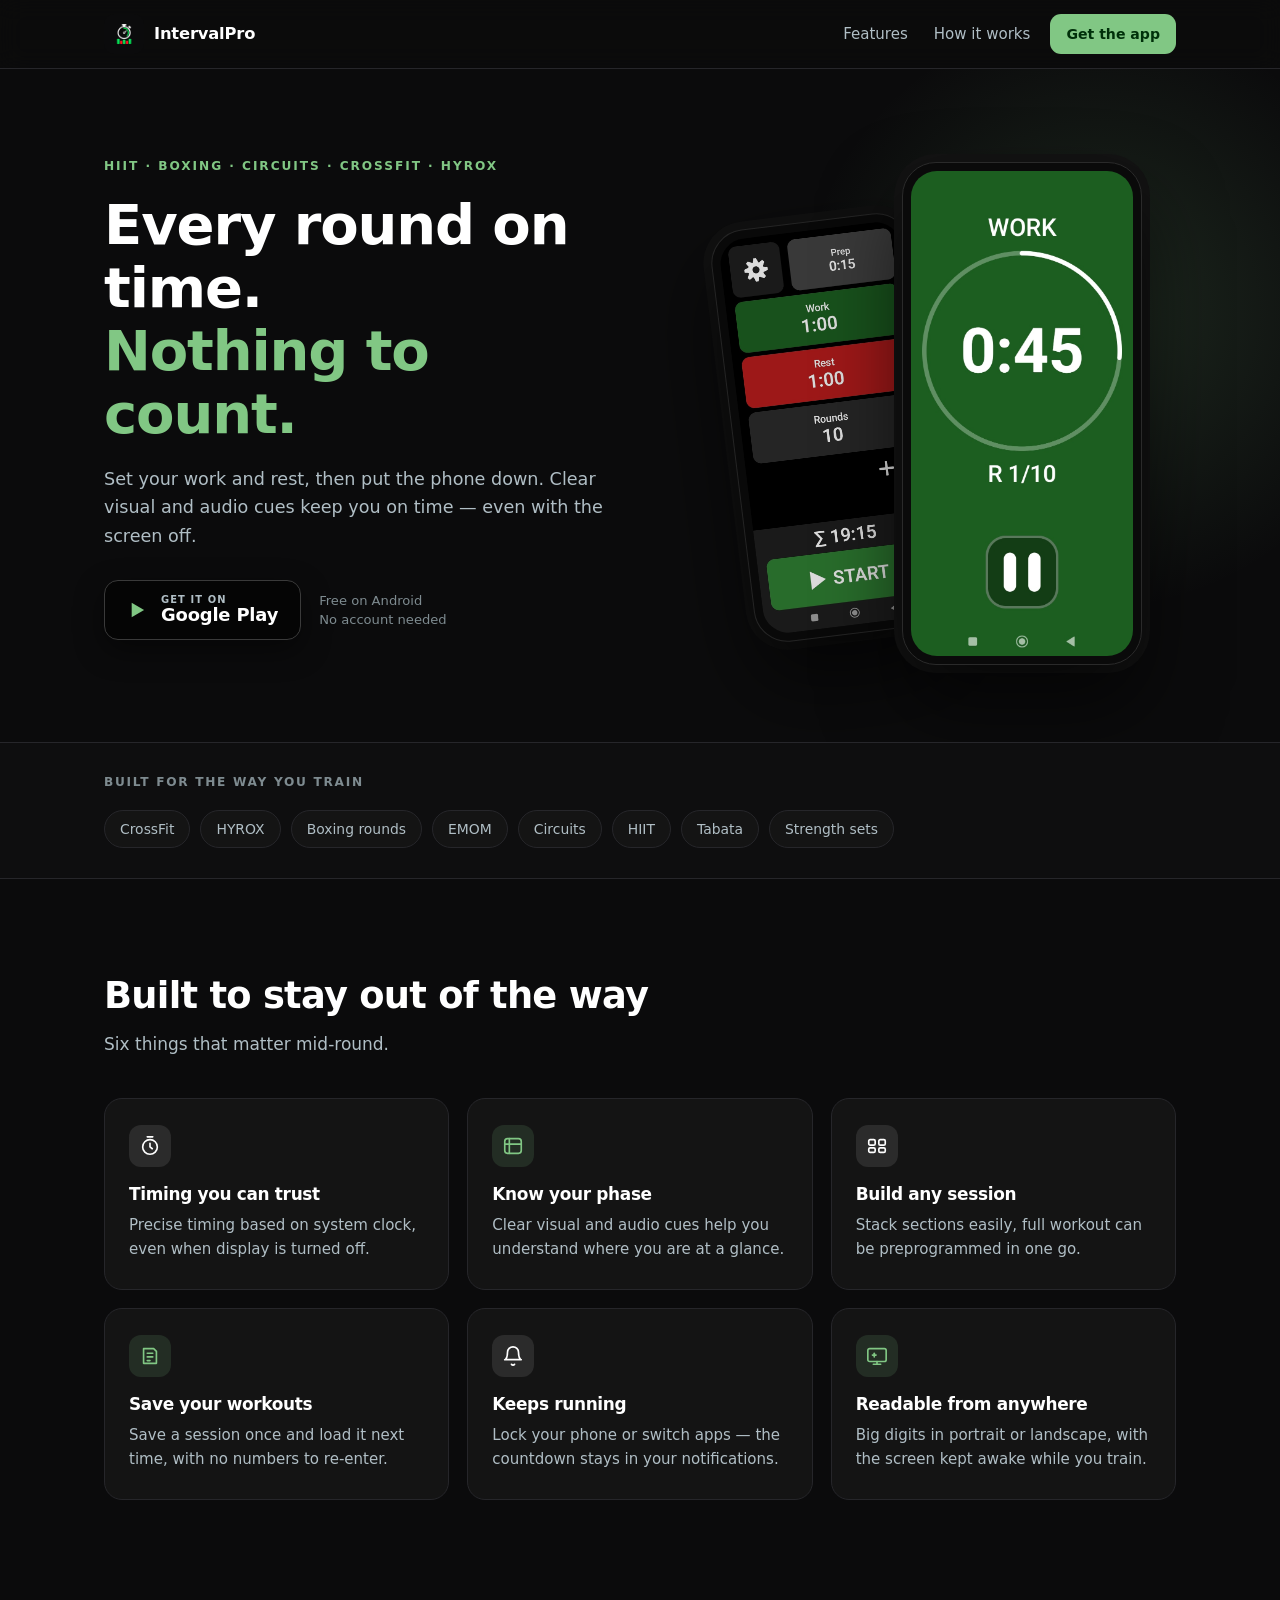
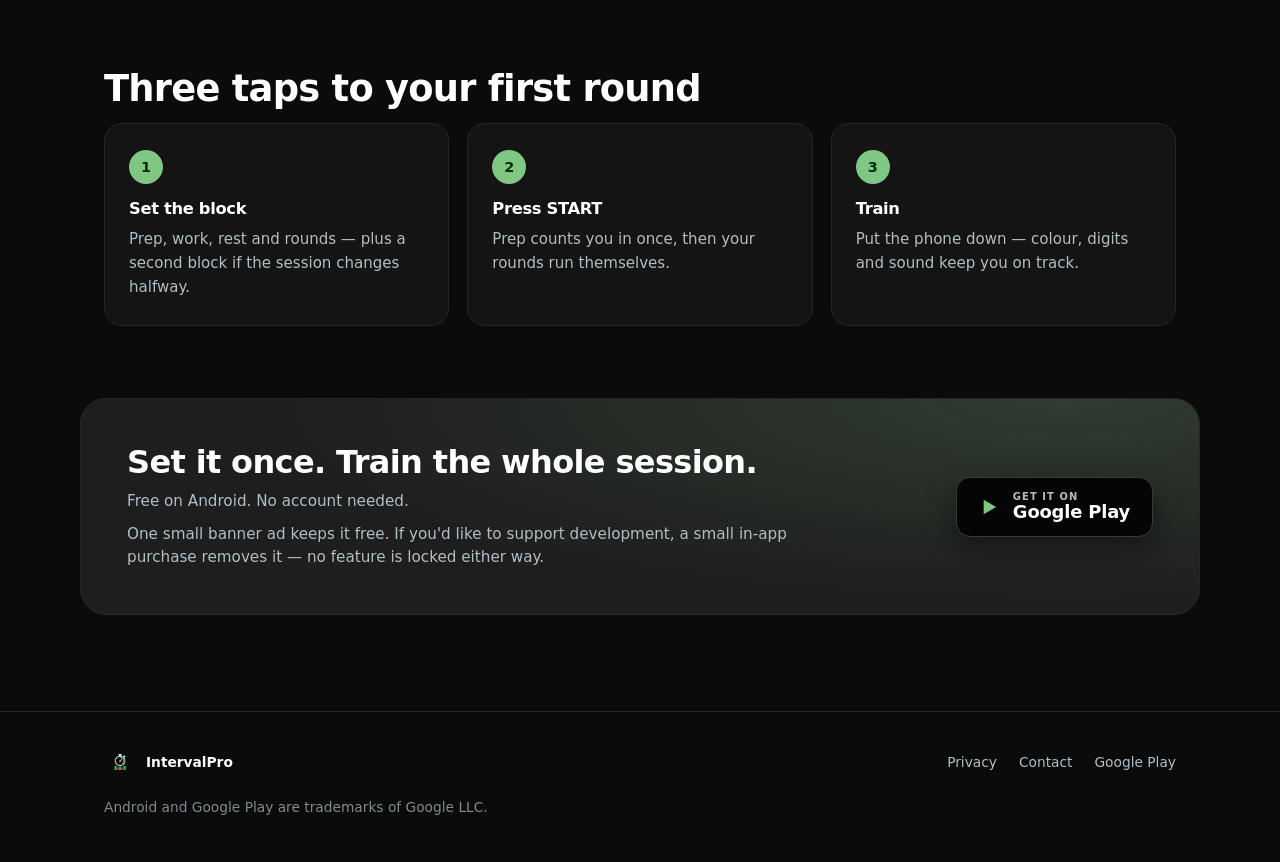
<file: index.html>
<!DOCTYPE html>
<html lang="en">
<head>
<meta charset="utf-8">
<meta name="viewport" content="width=device-width, initial-scale=1">
<title>IntervalPro — Interval Timer for HIIT, Boxing &amp; Circuits</title>
<meta name="description" content="IntervalPro is an interval timer for HIIT, boxing, circuits, CrossFit and Hyrox. Set your work and rest, put the phone down, and let clear visual and audio cues keep you on time.">
<link rel="canonical" href="https://intervalpro.github.io/">
<meta name="theme-color" content="#0B0B0C">
<meta name="color-scheme" content="dark">

<!-- Open Graph / social preview. Absolute URLs are required by most crawlers. -->
<meta property="og:type" content="website">
<meta property="og:site_name" content="IntervalPro">
<meta property="og:url" content="https://intervalpro.github.io/">
<meta property="og:title" content="IntervalPro — Interval Timer for HIIT, Boxing &amp; Circuits">
<meta property="og:description" content="Set your work and rest, put the phone down, and let clear visual and audio cues keep you on time.">
<meta property="og:image" content="https://intervalpro.github.io/assets/og-image.png">
<meta property="og:image:width" content="1200">
<meta property="og:image:height" content="630">
<meta property="og:image:alt" content="IntervalPro — the interval timer for HIIT, boxing and circuits.">
<meta name="twitter:card" content="summary_large_image">
<meta name="twitter:title" content="IntervalPro — Interval Timer for HIIT, Boxing &amp; Circuits">
<meta name="twitter:description" content="Set your work and rest, put the phone down, and let clear visual and audio cues keep you on time.">
<meta name="twitter:image" content="https://intervalpro.github.io/assets/og-image.png">

<link rel="icon" href="/favicon.ico" sizes="any">
<link rel="icon" href="assets/favicon-32.png" sizes="32x32" type="image/png">
<link rel="icon" href="assets/favicon-16.png" sizes="16x16" type="image/png">
<link rel="apple-touch-icon" href="assets/apple-touch-icon.png">
<link rel="stylesheet" href="styles.css">

<script type="application/ld+json">
{
  "@context": "https://schema.org",
  "@type": "SoftwareApplication",
  "name": "IntervalPro",
  "applicationCategory": "HealthApplication",
  "operatingSystem": "Android 8.0+",
  "description": "An interval timer for HIIT, boxing, circuits, CrossFit and Hyrox: prep, work and rest phases, multi-section sessions and saved presets.",
  "url": "https://intervalpro.github.io/",
  "image": "https://intervalpro.github.io/assets/og-image.png",
  "installUrl": "https://play.google.com/store/apps/details?id=com.gsi85.intervalpro",
  "offers": { "@type": "Offer", "price": "0", "priceCurrency": "USD" }
}
</script>
</head>
<body>
<a class="skip-link" href="#main">Skip to content</a>

<header class="site-header">
  <div class="wrap header-inner">
    <a class="brand" href="./" aria-label="IntervalPro home">
      <img src="assets/icon-192.png" width="40" height="40" alt="" class="brand-icon">
      <span class="brand-name">IntervalPro</span>
    </a>
    <nav class="site-nav" aria-label="Main">
      <a href="#features">Features</a>
      <a href="#how">How it works</a>
    </nav>
    <a class="btn btn-small" href="https://play.google.com/store/apps/details?id=com.gsi85.intervalpro">Get the app</a>
  </div>
</header>

<main id="main">

  <!-- ── Hero ─────────────────────────────────────────────────────────── -->
  <section class="hero">
    <div class="wrap hero-grid">
      <div class="hero-copy">
        <p class="eyebrow">HIIT · Boxing · Circuits · CrossFit · Hyrox</p>
        <h1>Every round on time.<br><span class="accent">Nothing to count.</span></h1>
        <p class="lede">Set your work and rest, then put the phone down. Clear visual and audio cues keep you on time — even with the screen off.</p>

        <div class="cta-row">
          <a class="play-btn" href="https://play.google.com/store/apps/details?id=com.gsi85.intervalpro" aria-label="Get IntervalPro on Google Play">
            <svg class="play-glyph" viewBox="0 0 24 24" aria-hidden="true"><path d="M8 5.2v13.6L19.5 12z"/></svg>
            <span class="play-btn-text" aria-hidden="true"><small>GET IT ON</small><span>Google Play</span></span>
          </a>
          <p class="cta-note">Free on Android<br>No account needed</p>
        </div>
      </div>

      <div class="hero-art">
        <!-- The setup screen sits behind the running timer. -->
        <div class="phone phone-back">
          <img src="assets/setup.jpg" width="720" height="1569" alt="">
        </div>

        <!-- A real capture of the running timer. -->
        <div class="phone phone-front">
          <img src="assets/work.jpg" width="720" height="1571"
               alt="IntervalPro running a work interval: the word WORK, 0:45 remaining and round 1 of 10.">
        </div>
      </div>
    </div>
  </section>

  <!-- ── Built for ───────────────────────────────────────────────────── -->
  <section class="strip" aria-label="Training formats">
    <div class="wrap">
      <p class="strip-label">Built for the way you train</p>
      <ul class="chips">
        <li>CrossFit</li><li>HYROX</li><li>Boxing rounds</li><li>EMOM</li>
        <li>Circuits</li><li>HIIT</li><li>Tabata</li><li>Strength sets</li>
      </ul>
    </div>
  </section>

  <!-- ── Features ────────────────────────────────────────────────────── -->
  <section id="features" class="section">
    <div class="wrap">
      <h2 class="section-title">Built to stay out of the way</h2>
      <p class="section-sub">Six things that matter mid-round.</p>

      <div class="cards">
        <article class="card">
          <span class="card-icon" aria-hidden="true">
            <svg viewBox="0 0 24 24" fill="none" stroke="currentColor" stroke-width="1.8" stroke-linecap="round" stroke-linejoin="round"><circle cx="12" cy="13" r="8"/><path d="M12 9v4l2.5 2"/><path d="M9 2h6"/></svg>
          </span>
          <h3>Timing you can trust</h3>
          <p>Precise timing based on system clock, even when display is turned off.</p>
        </article>

        <article class="card">
          <span class="card-icon card-icon-green" aria-hidden="true">
            <svg viewBox="0 0 24 24" fill="none" stroke="currentColor" stroke-width="1.8" stroke-linecap="round" stroke-linejoin="round"><rect x="3" y="4" width="18" height="16" rx="3"/><path d="M3 10h18"/><path d="M8 4v16"/></svg>
          </span>
          <h3>Know your phase</h3>
          <p>Clear visual and audio cues help you understand where you are at a glance.</p>
        </article>

        <article class="card">
          <span class="card-icon" aria-hidden="true">
            <svg viewBox="0 0 24 24" fill="none" stroke="currentColor" stroke-width="1.8" stroke-linecap="round" stroke-linejoin="round"><rect x="3" y="5" width="7" height="6" rx="1.5"/><rect x="3" y="14" width="7" height="5" rx="1.5"/><rect x="14" y="5" width="7" height="6" rx="1.5"/><rect x="14" y="14" width="7" height="5" rx="1.5"/></svg>
          </span>
          <h3>Build any session</h3>
          <p>Stack sections easily, full workout can be preprogrammed in one go.</p>
        </article>

        <article class="card">
          <span class="card-icon card-icon-green" aria-hidden="true">
            <svg viewBox="0 0 24 24" fill="none" stroke="currentColor" stroke-width="1.8" stroke-linecap="round" stroke-linejoin="round"><path d="M5 4h11l3 3v13H5z"/><path d="M9 9h6"/><path d="M9 13h6"/><path d="M9 17h3"/></svg>
          </span>
          <h3>Save your workouts</h3>
          <p>Save a session once and load it next time, with no numbers to re-enter.</p>
        </article>

        <article class="card">
          <span class="card-icon" aria-hidden="true">
            <svg viewBox="0 0 24 24" fill="none" stroke="currentColor" stroke-width="1.8" stroke-linecap="round" stroke-linejoin="round"><path d="M18 8a6 6 0 1 0-12 0c0 7-3 8-3 8h18s-3-1-3-8"/><path d="M13.7 21a2 2 0 0 1-3.4 0"/></svg>
          </span>
          <h3>Keeps running</h3>
          <p>Lock your phone or switch apps — the countdown stays in your notifications.</p>
        </article>

        <article class="card">
          <span class="card-icon card-icon-green" aria-hidden="true">
            <svg viewBox="0 0 24 24" fill="none" stroke="currentColor" stroke-width="1.8" stroke-linecap="round" stroke-linejoin="round"><rect x="2" y="4" width="20" height="14" rx="2"/><path d="M8 21h8"/><path d="M12 18v3"/><path d="M7 11h4"/><path d="M9 9v4"/></svg>
          </span>
          <h3>Readable from anywhere</h3>
          <p>Big digits in portrait or landscape, with the screen kept awake while you train.</p>
        </article>
      </div>
    </div>
  </section>

  <!-- ── How it works ────────────────────────────────────────────────── -->
  <section id="how" class="section section-tight">
    <div class="wrap">
      <h2 class="section-title">Three taps to your first round</h2>
      <ol class="steps">
        <li class="step">
          <span class="step-num">1</span>
          <h3>Set the block</h3>
          <p>Prep, work, rest and rounds — plus a second block if the session changes halfway.</p>
        </li>
        <li class="step">
          <span class="step-num">2</span>
          <h3>Press START</h3>
          <p>Prep counts you in once, then your rounds run themselves.</p>
        </li>
        <li class="step">
          <span class="step-num">3</span>
          <h3>Train</h3>
          <p>Put the phone down — colour, digits and sound keep you on track.</p>
        </li>
      </ol>
    </div>
  </section>

  <!-- ── Final CTA ───────────────────────────────────────────────────── -->
  <section class="cta-band">
    <div class="wrap cta-band-inner">
      <div>
        <h2>Set it once. Train the whole session.</h2>
        <p>Free on Android. No account needed.</p>
        <p class="cta-band-note">One small banner ad keeps it free. If you'd like to support development, a small in-app purchase removes it — no feature is locked either way.</p>
      </div>
      <a class="play-btn" href="https://play.google.com/store/apps/details?id=com.gsi85.intervalpro" aria-label="Get IntervalPro on Google Play">
        <svg class="play-glyph" viewBox="0 0 24 24" aria-hidden="true"><path d="M8 5.2v13.6L19.5 12z"/></svg>
        <span class="play-btn-text" aria-hidden="true"><small>GET IT ON</small><span>Google Play</span></span>
      </a>
    </div>
  </section>

</main>

<footer class="site-footer">
  <div class="wrap footer-inner">
    <div class="footer-brand">
      <img src="assets/icon-192.png" width="32" height="32" alt="" class="brand-icon">
      <span>IntervalPro</span>
    </div>
    <nav class="footer-links" aria-label="Footer">
      <a href="privacy/">Privacy</a>
      <a href="mailto:intervaltimerpro@gmail.com">Contact</a>
      <a href="https://play.google.com/store/apps/details?id=com.gsi85.intervalpro">Google Play</a>
    </nav>
    <p class="footer-copy">Android and Google Play are trademarks of Google LLC.</p>
  </div>
</footer>

</body>
</html>
</file>
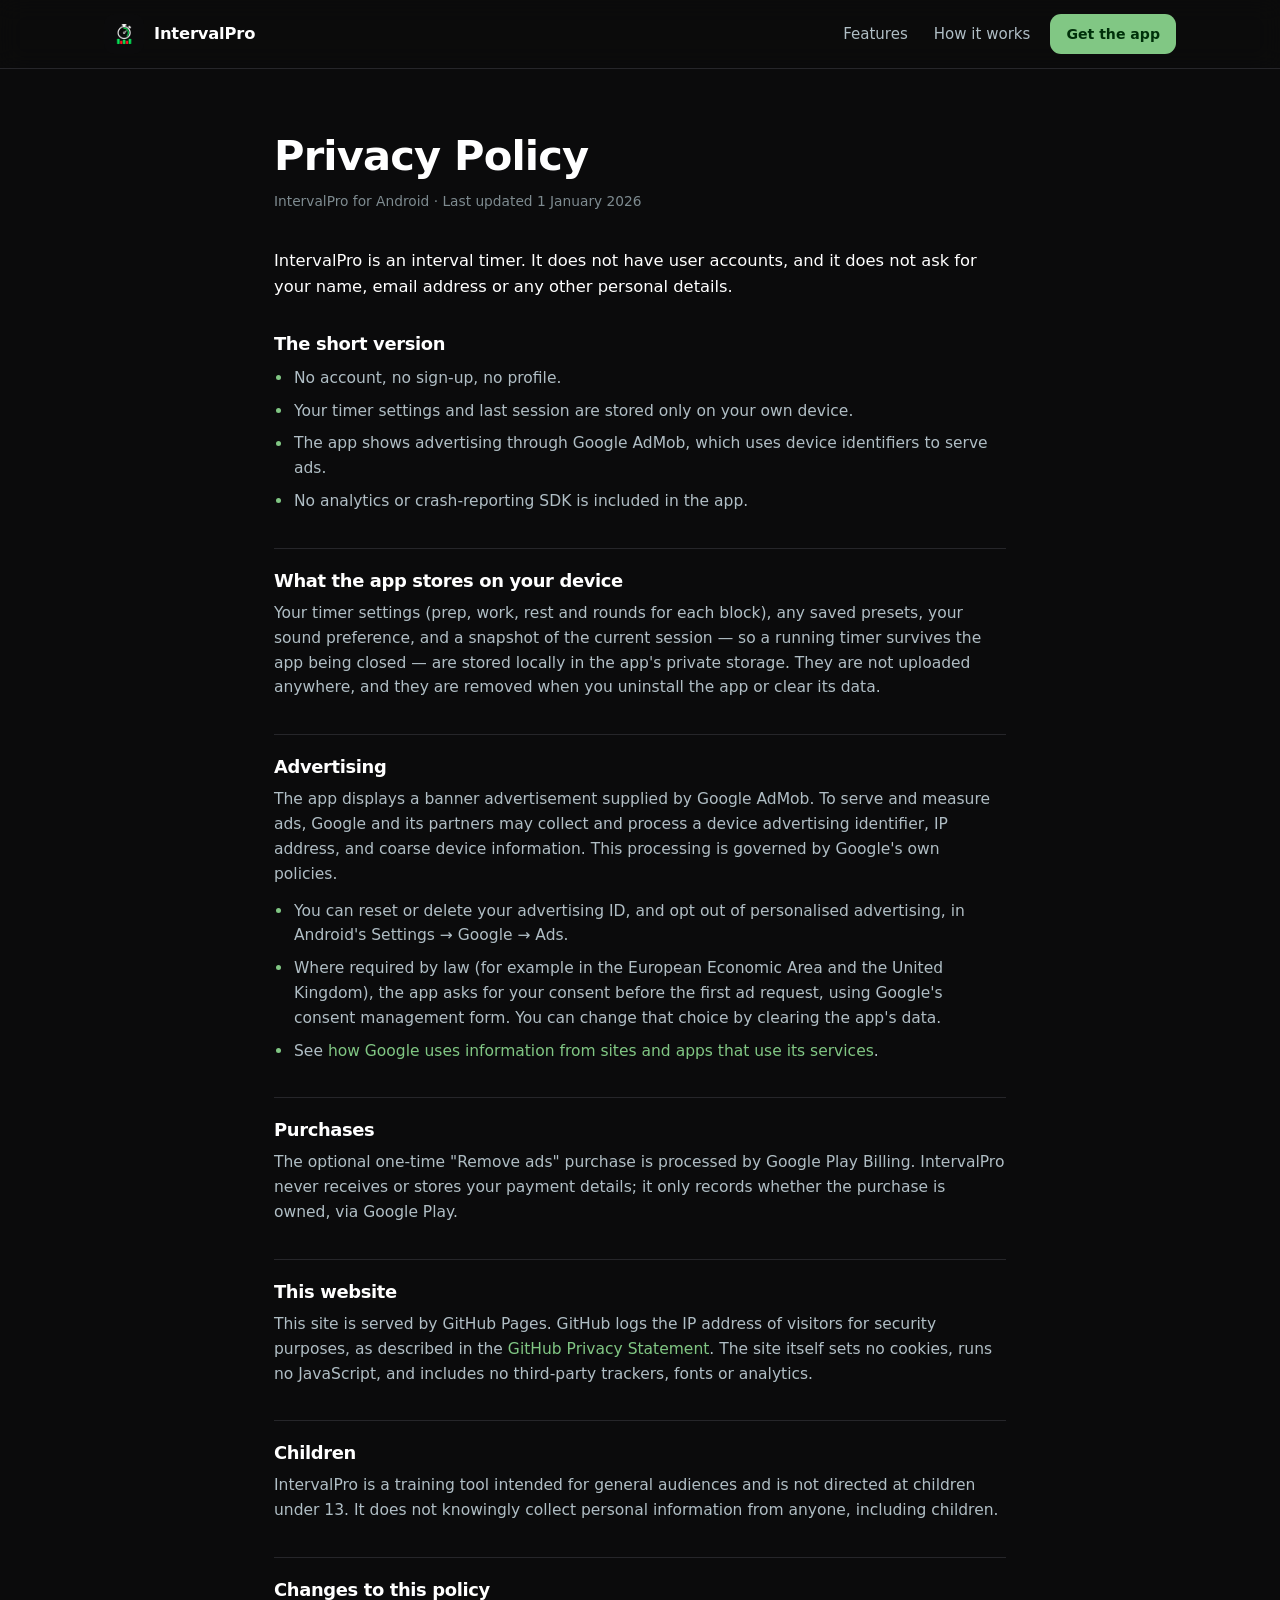
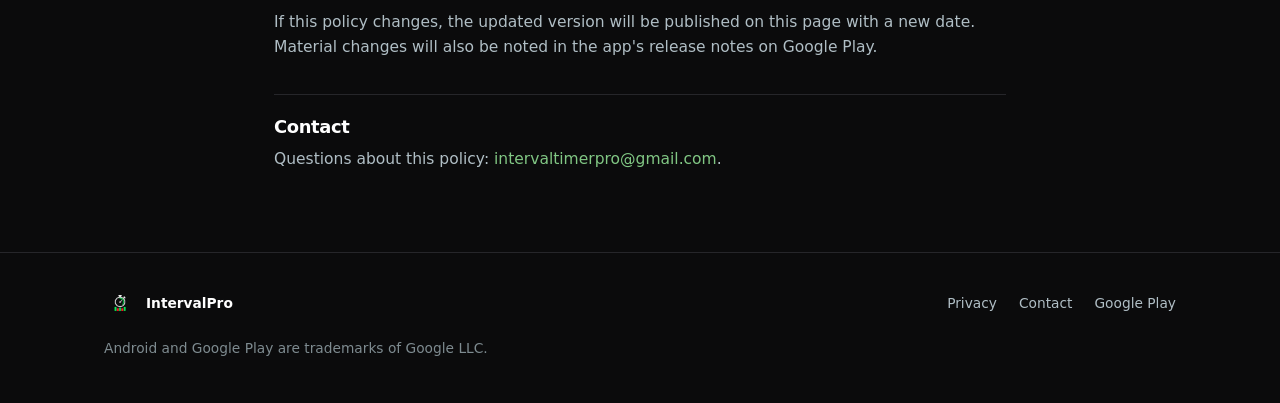
<file: privacy/index.html>
<!DOCTYPE html>
<html lang="en">
<head>
<meta charset="utf-8">
<meta name="viewport" content="width=device-width, initial-scale=1">
<title>Privacy Policy — IntervalPro</title>
<meta name="description" content="How IntervalPro handles your data: no account, settings stored on your device, Google AdMob advertising and Google Play purchases.">
<link rel="canonical" href="https://intervalpro.github.io/privacy/">
<meta name="theme-color" content="#0B0B0C">
<meta name="color-scheme" content="dark">
<link rel="icon" href="/favicon.ico" sizes="any">
<link rel="icon" href="../assets/favicon-32.png" sizes="32x32" type="image/png">
<link rel="apple-touch-icon" href="../assets/apple-touch-icon.png">
<link rel="stylesheet" href="../styles.css">
<style>
  .policy { padding: clamp(36px, 6vw, 64px) 0 80px; }
  .policy h1 { font-size: clamp(1.8rem, 4vw, 2.6rem); margin-bottom: 10px; }
  .policy .updated { color: var(--muted-dim); font-size: 0.86rem; margin-bottom: 36px; }
  .policy h2 {
    font-size: 1.12rem;
    margin: 34px 0 10px;
    padding-top: 22px;
    border-top: 1px solid var(--line);
  }
  .policy h2:first-of-type { border-top: 0; padding-top: 0; }
  .policy p, .policy li { color: var(--muted); font-size: 0.97rem; }
  .policy p + p { margin-top: 12px; }
  .policy ul { margin: 12px 0 0; display: grid; gap: 8px; }
  .policy ul li { padding-left: 20px; position: relative; }
  .policy ul li::before {
    content: "";
    position: absolute;
    left: 2px; top: 0.6em;
    width: 5px; height: 5px;
    border-radius: 50%;
    background: var(--green);
  }
  .policy a { color: var(--green); }
  .policy .lead { font-size: 1.02rem; color: var(--text); }
</style>
</head>
<body>
<a class="skip-link" href="#main">Skip to content</a>

<header class="site-header">
  <div class="wrap header-inner">
    <a class="brand" href="../" aria-label="IntervalPro home">
      <img src="../assets/icon-192.png" width="40" height="40" alt="" class="brand-icon">
      <span class="brand-name">IntervalPro</span>
    </a>
    <nav class="site-nav" aria-label="Main">
      <a href="../#features">Features</a>
      <a href="../#how">How it works</a>
    </nav>
    <a class="btn btn-small" href="https://play.google.com/store/apps/details?id=com.gsi85.intervalpro">Get the app</a>
  </div>
</header>

<main id="main" class="policy">
  <div class="wrap wrap-narrow">
    <h1>Privacy Policy</h1>
    <p class="updated">IntervalPro for Android · Last updated 1 January 2026</p>

    <p class="lead">IntervalPro is an interval timer. It does not have user accounts, and it does not ask for your name, email address or any other personal details.</p>

    <h2>The short version</h2>
    <ul>
      <li>No account, no sign-up, no profile.</li>
      <li>Your timer settings and last session are stored only on your own device.</li>
      <li>The app shows advertising through Google AdMob, which uses device identifiers to serve ads.</li>
      <li>No analytics or crash-reporting SDK is included in the app.</li>
    </ul>

    <h2>What the app stores on your device</h2>
    <p>Your timer settings (prep, work, rest and rounds for each block), any saved presets, your sound preference, and a snapshot of the current session — so a running timer survives the app being closed — are stored locally in the app's private storage. They are not uploaded anywhere, and they are removed when you uninstall the app or clear its data.</p>

    <h2>Advertising</h2>
    <p>The app displays a banner advertisement supplied by Google AdMob. To serve and measure ads, Google and its partners may collect and process a device advertising identifier, IP address, and coarse device information. This processing is governed by Google's own policies.</p>
    <ul>
      <li>You can reset or delete your advertising ID, and opt out of personalised advertising, in Android's Settings → Google → Ads.</li>
      <li>Where required by law (for example in the European Economic Area and the United Kingdom), the app asks for your consent before the first ad request, using Google's consent management form. You can change that choice by clearing the app's data.</li>
      <li>See <a href="https://policies.google.com/technologies/partner-sites" rel="noopener">how Google uses information from sites and apps that use its services</a>.</li>
    </ul>

    <h2>Purchases</h2>
    <p>The optional one-time "Remove ads" purchase is processed by Google Play Billing. IntervalPro never receives or stores your payment details; it only records whether the purchase is owned, via Google Play.</p>

    <h2>This website</h2>
    <p>This site is served by GitHub Pages. GitHub logs the IP address of visitors for security purposes, as described in the <a href="https://docs.github.com/en/site-policy/privacy-policies/github-general-privacy-statement" rel="noopener">GitHub Privacy Statement</a>. The site itself sets no cookies, runs no JavaScript, and includes no third-party trackers, fonts or analytics.</p>

    <h2>Children</h2>
    <p>IntervalPro is a training tool intended for general audiences and is not directed at children under 13. It does not knowingly collect personal information from anyone, including children.</p>

    <h2>Changes to this policy</h2>
    <p>If this policy changes, the updated version will be published on this page with a new date. Material changes will also be noted in the app's release notes on Google Play.</p>

    <h2>Contact</h2>
    <p>Questions about this policy: <a href="mailto:intervaltimerpro@gmail.com">intervaltimerpro@gmail.com</a>.</p>
  </div>
</main>

<footer class="site-footer">
  <div class="wrap footer-inner">
    <div class="footer-brand">
      <img src="../assets/icon-192.png" width="32" height="32" alt="" class="brand-icon">
      <span>IntervalPro</span>
    </div>
    <nav class="footer-links" aria-label="Footer">
      <a href="./">Privacy</a>
      <a href="mailto:intervaltimerpro@gmail.com">Contact</a>
      <a href="https://play.google.com/store/apps/details?id=com.gsi85.intervalpro">Google Play</a>
    </nav>
    <p class="footer-copy">Android and Google Play are trademarks of Google LLC.</p>
  </div>
</footer>

</body>
</html>
</file>
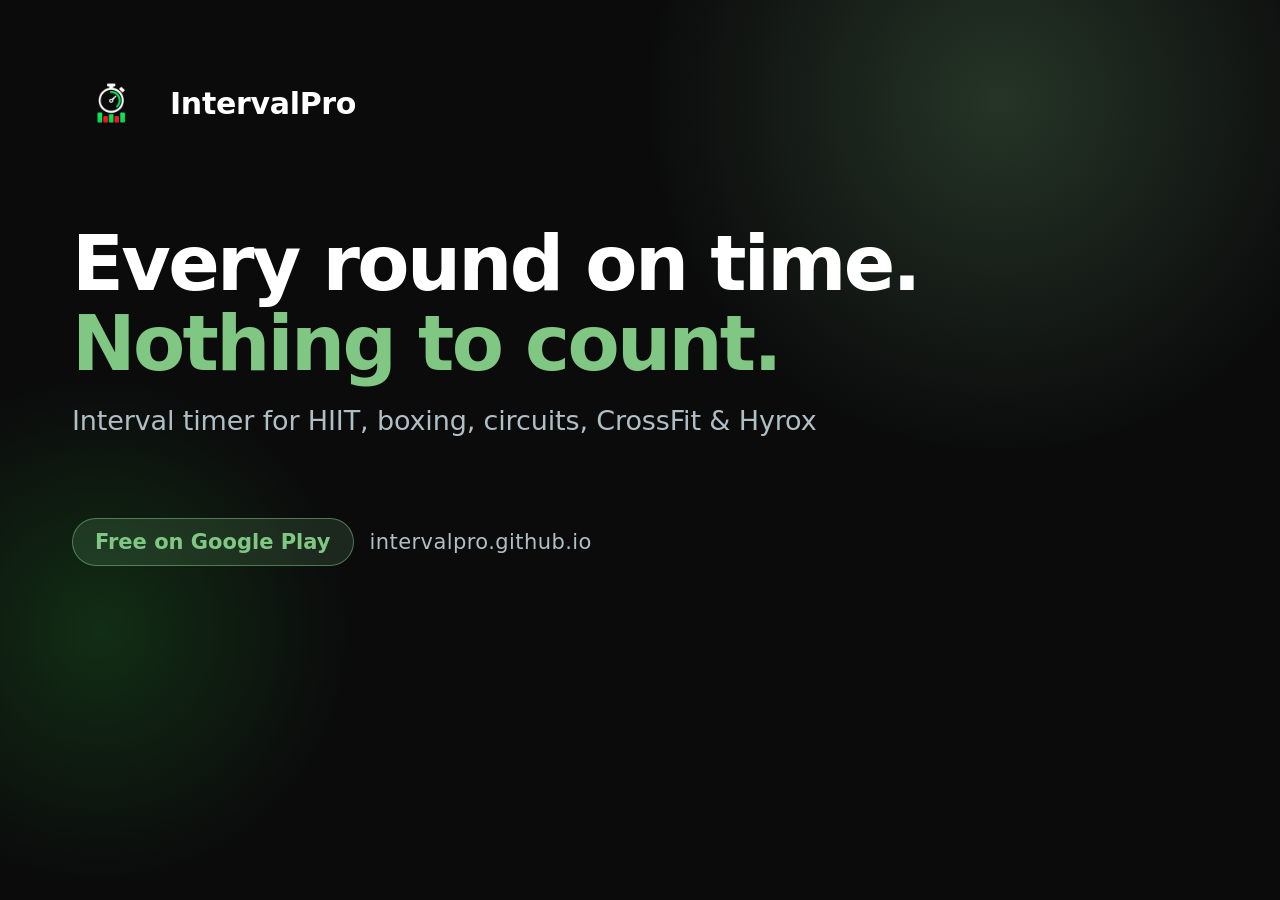
<file: assets/og-template.html>
<!DOCTYPE html>
<html lang="en">
<head>
<meta charset="utf-8">
<!-- Source for assets/og-image.png. Rendered headlessly at 1200x630 by build-og.ps1.
     Not linked from the site; edit here and re-render, do not edit the PNG. -->
<title>IntervalPro — OG image source</title>
<style>
  :root {
    --bg: #0B0B0C;
    --green: #81C784;
    --work: #1B5E20;
    --muted: #B0BEC5;
  }
  * { box-sizing: border-box; margin: 0; }
  body {
    width: 1200px;
    height: 630px;
    background: var(--bg);
    color: #fff;
    font-family: system-ui, -apple-system, "Segoe UI", Roboto, sans-serif;
    position: relative;
    overflow: hidden;
    padding: 64px 72px;
    display: flex;
    flex-direction: column;
    justify-content: space-between;
    -webkit-font-smoothing: antialiased;
  }
  .glow {
    position: absolute;
    width: 760px; height: 760px;
    right: -180px; top: -280px;
    background: radial-gradient(circle, rgba(129,199,132,0.22), transparent 66%);
  }
  .glow-2 {
    position: absolute;
    width: 520px; height: 520px;
    left: -160px; bottom: -260px;
    background: radial-gradient(circle, rgba(27,94,32,0.42), transparent 68%);
  }
  .top { display: flex; align-items: center; gap: 20px; position: relative; }
  .icon { width: 78px; height: 78px; border-radius: 18px; }
  .wordmark { font-size: 30px; font-weight: 700; letter-spacing: -0.01em; }
  .mid { position: relative; }
  h1 {
    font-size: 76px;
    line-height: 1.05;
    letter-spacing: -0.035em;
    font-weight: 700;
    max-width: 900px;
  }
  h1 .accent { color: var(--green); }
  .sub {
    margin-top: 22px;
    font-size: 27px;
    color: var(--muted);
    letter-spacing: -0.005em;
  }
  .bottom { display: flex; align-items: center; gap: 16px; position: relative; }
  .pill {
    background: rgba(129,199,132,0.15);
    border: 1px solid rgba(129,199,132,0.5);
    color: var(--green);
    border-radius: 999px;
    padding: 11px 22px;
    font-size: 21px;
    font-weight: 600;
  }
  .url { color: var(--muted); font-size: 21px; letter-spacing: 0.02em; }
</style>
</head>
<body>
  <div class="glow"></div>
  <div class="glow-2"></div>

  <div class="top">
    <img class="icon" src="icon-192.png" alt="">
    <span class="wordmark">IntervalPro</span>
  </div>

  <div class="mid">
    <h1>Every round on time.<br><span class="accent">Nothing to count.</span></h1>
    <p class="sub">Interval timer for HIIT, boxing, circuits, CrossFit &amp; Hyrox</p>
  </div>

  <div class="bottom">
    <span class="pill">Free on Google Play</span>
    <span class="url">intervalpro.github.io</span>
  </div>
</body>
</html>
</file>
<file: styles.css>
/* ============================================================================
   IntervalPro — landing page
   Palette is lifted from the app itself (ui/theme/Color.kt) so the site and the
   product look like the same thing: near-black field, white type, green accent,
   green Work phase, red Rest phase.
   No frameworks, no webfonts, no JavaScript.
   ========================================================================== */

:root {
  --bg: #0B0B0C;
  --surface: #141414;
  --surface-2: #1E1E1E;
  --surface-3: #2B2B2B;
  --line: #26262A;
  --text: #FFFFFF;
  --muted: #B0BEC5;
  --muted-dim: #7E8B90;
  --green: #81C784;
  --green-deep: #2E7D32;
  --work: #1B5E20;
  --rest: #B71C1C;
  --amber: #FFCC80;

  --radius: 18px;
  --radius-lg: 26px;
  --wrap: 1120px;
  --header-h: 68px;
}

*, *::before, *::after { box-sizing: border-box; }

html { -webkit-text-size-adjust: 100%; scroll-behavior: smooth; }

body {
  margin: 0;
  background: var(--bg);
  color: var(--text);
  font-family: system-ui, -apple-system, "Segoe UI", Roboto, "Helvetica Neue", Arial, sans-serif;
  font-size: 17px;
  line-height: 1.6;
  -webkit-font-smoothing: antialiased;
  overflow-x: hidden;
}

img { max-width: 100%; height: auto; display: block; }

h1, h2, h3 { margin: 0; line-height: 1.12; letter-spacing: -0.02em; font-weight: 700; }
p { margin: 0; }
ul, ol { margin: 0; padding: 0; list-style: none; }

a { color: var(--green); text-decoration: none; }
a:hover { text-decoration: underline; text-underline-offset: 3px; }

:focus-visible {
  outline: 2px solid var(--green);
  outline-offset: 3px;
  border-radius: 6px;
}

::selection { background: var(--green); color: #00300A; }

.wrap {
  width: 100%;
  max-width: var(--wrap);
  margin-inline: auto;
  padding-inline: 24px;
}
.wrap-narrow { max-width: 780px; }

.skip-link {
  position: absolute;
  left: -9999px;
  top: 0;
  background: var(--green);
  color: #00300A;
  padding: 10px 16px;
  z-index: 100;
  font-weight: 600;
}
.skip-link:focus { left: 12px; top: 12px; }

/* ── Header ───────────────────────────────────────────────────────────── */

.site-header {
  position: sticky;
  top: 0;
  z-index: 50;
  background: rgba(11, 11, 12, 0.82);
  backdrop-filter: blur(12px);
  border-bottom: 1px solid var(--line);
}

.header-inner {
  display: flex;
  align-items: center;
  gap: 20px;
  min-height: var(--header-h);
}

.brand {
  display: inline-flex;
  align-items: center;
  gap: 10px;
  color: var(--text);
  font-weight: 700;
  letter-spacing: -0.01em;
  font-size: 1.02rem;
}
.brand:hover { text-decoration: none; }
.brand-icon { width: 40px; height: 40px; border-radius: 10px; }

.site-nav {
  display: flex;
  gap: 26px;
  margin-left: auto;
  font-size: 0.94rem;
}
.site-nav a { color: var(--muted); }
.site-nav a:hover { color: var(--text); text-decoration: none; }

/* ── Buttons ──────────────────────────────────────────────────────────── */

.btn,
.play-btn {
  display: inline-flex;
  align-items: center;
  justify-content: center;
  gap: 12px;
  border-radius: 14px;
  font-weight: 600;
  text-decoration: none;
  transition: transform 0.15s ease, background-color 0.15s ease, border-color 0.15s ease;
}
.btn:hover, .play-btn:hover { text-decoration: none; }

.btn {
  background: var(--green);
  color: #00300A;
  padding: 12px 20px;
  font-size: 0.95rem;
}
.btn:hover { background: #9BDB9E; }

.btn-small { padding: 9px 16px; font-size: 0.88rem; border-radius: 11px; }

.play-btn {
  background: #050505;
  border: 1px solid #3A3A3A;
  color: var(--text);
  padding: 12px 22px 12px 18px;
  min-height: 60px;
  box-shadow: 0 10px 30px rgba(0, 0, 0, 0.45);
}
.play-btn:hover {
  background: #101010;
  border-color: #5A5A5A;
  transform: translateY(-1px);
}

.play-glyph {
  width: 26px;
  height: 26px;
  fill: var(--green);
  flex: none;
}

.play-btn-text {
  display: flex;
  flex-direction: column;
  line-height: 1.15;
  text-align: left;
}
.play-btn-text small {
  font-size: 0.62rem;
  letter-spacing: 0.11em;
  color: var(--muted);
  font-weight: 600;
}
.play-btn-text span {
  font-size: 1.12rem;
  font-weight: 700;
  letter-spacing: -0.01em;
}

/* ── Hero ─────────────────────────────────────────────────────────────── */

.hero {
  position: relative;
  padding: clamp(40px, 8vw, 88px) 0 clamp(40px, 7vw, 72px);
  overflow: hidden;
}
.hero::before {
  /* soft green bloom behind the artwork */
  content: "";
  position: absolute;
  top: -10%;
  right: -10%;
  width: 620px;
  height: 620px;
  background: radial-gradient(circle, rgba(129, 199, 132, 0.16), transparent 68%);
  pointer-events: none;
}

.hero-grid {
  position: relative;
  display: grid;
  grid-template-columns: minmax(0, 1fr) minmax(0, 0.9fr);
  gap: clamp(32px, 5vw, 64px);
  align-items: center;
}

.eyebrow {
  font-size: 0.76rem;
  letter-spacing: 0.16em;
  text-transform: uppercase;
  color: var(--green);
  font-weight: 700;
  margin-bottom: 18px;
}

h1 {
  font-size: clamp(2.05rem, 5.2vw, 3.5rem);
  margin-bottom: 20px;
}
.accent { color: var(--green); }

.lede {
  font-size: clamp(1rem, 1.4vw, 1.1rem);
  color: var(--muted);
  max-width: 34em;
  margin-bottom: 30px;
}

.cta-row {
  display: flex;
  align-items: center;
  gap: 18px;
  flex-wrap: wrap;
  margin-bottom: 30px;
}

.cta-note {
  font-size: 0.82rem;
  color: var(--muted-dim);
  line-height: 1.45;
}

/* ── Phone frames around the real screenshots ────────────────────────── */

/* Two phones, overlapping by a fixed 52px: the pair is a flex row, not an absolute
   backdrop, so the back phone keeps its full width and only its right edge slides
   under the front one. */
.hero-art {
  position: relative;
  display: flex;
  justify-content: center;
  align-items: center;
  min-height: 480px;
}

.phone {
  border-radius: 34px;
  background: #0A0A0A;
  border: 1px solid #2A2A2A;
  box-shadow: 0 40px 80px rgba(0, 0, 0, 0.6), 0 0 0 8px #131313;
  padding: 8px;
  width: 240px;
  flex: none;
}

.phone img {
  display: block;
  width: 100%;
  height: auto;
  border-radius: 26px;
}

.phone-front { position: relative; z-index: 2; }
/* Overlap is deliberately small (30px): the setup capture fills the full frame width, so a
   deep overlap slices its value boxes and START button mid-word and reads as broken. */
.phone-back {
  position: relative;
  z-index: 1;
  width: 200px;
  margin-right: -30px;
  transform: translateY(14px) rotate(-7deg);
  filter: brightness(0.86);
}

/* ── Strip / chips ────────────────────────────────────────────────────── */

.strip {
  border-block: 1px solid var(--line);
  background: #0E0E0F;
  padding: 30px 0;
}
.strip-label {
  font-size: 0.76rem;
  letter-spacing: 0.14em;
  text-transform: uppercase;
  color: var(--muted-dim);
  font-weight: 700;
  margin-bottom: 18px;
}
.chips {
  display: flex;
  flex-wrap: wrap;
  gap: 10px;
}
.chips li {
  border: 1px solid var(--line);
  background: var(--surface);
  border-radius: 999px;
  padding: 7px 15px;
  font-size: 0.87rem;
  color: var(--muted);
}

/* ── Sections ─────────────────────────────────────────────────────────── */

.section { padding: clamp(56px, 8vw, 96px) 0; }
.section-tight { padding: clamp(40px, 6vw, 72px) 0; }

.section-title {
  font-size: clamp(1.55rem, 3.2vw, 2.3rem);
  margin-bottom: 14px;
}
.section-sub {
  color: var(--muted);
  max-width: 46em;
  margin-bottom: 40px;
}

.cards {
  display: grid;
  grid-template-columns: repeat(auto-fit, minmax(268px, 1fr));
  gap: 18px;
}

.card {
  background: var(--surface);
  border: 1px solid var(--line);
  border-radius: var(--radius);
  padding: 26px 24px 28px;
}
.card h3 { font-size: 1.06rem; margin-bottom: 9px; }
.card p { color: var(--muted); font-size: 0.94rem; }

.card-icon {
  display: grid;
  place-items: center;
  width: 42px;
  height: 42px;
  border-radius: 12px;
  background: var(--surface-3);
  color: var(--text);
  margin-bottom: 18px;
}
.card-icon svg { width: 22px; height: 22px; }
.card-icon-green { background: rgba(129, 199, 132, 0.14); color: var(--green); }

/* ── Steps ────────────────────────────────────────────────────────────── */

.steps {
  display: grid;
  grid-template-columns: repeat(auto-fit, minmax(240px, 1fr));
  gap: 18px;
  counter-reset: step;
}
.step {
  background: var(--surface);
  border: 1px solid var(--line);
  border-radius: var(--radius);
  padding: 26px 24px;
}
.step-num {
  display: grid;
  place-items: center;
  width: 34px;
  height: 34px;
  border-radius: 50%;
  background: var(--green);
  color: #00300A;
  font-weight: 800;
  font-size: 0.9rem;
  margin-bottom: 16px;
}
.step h3 { font-size: 1.02rem; margin-bottom: 8px; }
.step p { color: var(--muted); font-size: 0.94rem; }

/* ── Final CTA ────────────────────────────────────────────────────────── */

.cta-band { padding: 0 0 clamp(56px, 8vw, 96px); }
.cta-band-inner {
  display: flex;
  align-items: center;
  justify-content: space-between;
  gap: 30px;
  flex-wrap: wrap;
  background:
    radial-gradient(120% 160% at 88% 0%, rgba(129, 199, 132, 0.18), transparent 60%),
    var(--surface-2);
  border: 1px solid var(--line);
  border-radius: var(--radius-lg);
  padding: clamp(28px, 4vw, 46px);
}
.cta-band h2 { font-size: clamp(1.4rem, 3vw, 2rem); margin-bottom: 8px; }
.cta-band p { color: var(--muted); font-size: 0.95rem; }
/* The copy block must yield width to the button: without an explicit flex basis the extra
   disclosure line made the block wider than the row and wrapped the button onto its own line. */
.cta-band-inner > div { flex: 1 1 420px; min-width: 0; }
.cta-band-inner .play-btn { flex: none; }
/* The ad/purchase disclosure: deliberately quieter than the "Free on Android" line above it,
   because it is a footnote to the price claim rather than a second call to action. */
.cta-band-note {
  margin-top: 10px;
  font-size: 0.83rem;
  line-height: 1.5;
  color: var(--muted-dim);
  max-width: 46em;
}

/* ── Footer ───────────────────────────────────────────────────────────── */

.site-footer {
  border-top: 1px solid var(--line);
  padding: 34px 0 44px;
  font-size: 0.86rem;
  color: var(--muted-dim);
}
.footer-inner {
  display: flex;
  align-items: center;
  gap: 18px 30px;
  flex-wrap: wrap;
}
.footer-brand {
  display: inline-flex;
  align-items: center;
  gap: 10px;
  color: var(--text);
  font-weight: 600;
}
.footer-brand .brand-icon { width: 32px; height: 32px; border-radius: 8px; }
.footer-links { display: flex; gap: 22px; margin-left: auto; }
.footer-links a { color: var(--muted); }
.footer-links a:hover { color: var(--text); }
.footer-copy { flex-basis: 100%; margin: 0; }

/* ── Responsive ───────────────────────────────────────────────────────── */

/* Between 901px and 1100px the two-column hero leaves the artwork column narrow, and at full
   size the rotated pair finished flush against the viewport edge. Shrink the phones there
   rather than let the front one touch the screen border. */
@media (max-width: 1100px) and (min-width: 901px) {
  .phone { width: 212px; }
  .phone-back { width: 176px; }
  /* Without this the headline wraps to three lines with "time." orphaned on its own,
     because the copy column is at its narrowest while the clamp is near its largest. */
  h1 { font-size: clamp(1.9rem, 4.5vw, 3rem); }
}

@media (max-width: 900px) {
  .hero-grid { grid-template-columns: 1fr; }
  .hero-copy { order: 1; }
  .hero-art { order: 2; min-height: 0; margin-top: 8px; }
  .phone-back { display: none; }
  .phone { width: min(262px, 68vw); }
  .lede { max-width: none; }
}

@media (max-width: 760px) {
  .site-nav { display: none; }
  .header-inner { justify-content: space-between; }
  #main { scroll-margin-top: var(--header-h); }
  .section { padding: 52px 0; }
  .cta-band-inner { flex-direction: column; align-items: flex-start; }
}

@media (max-width: 480px) {
  body { font-size: 16px; }
  .wrap { padding-inline: 18px; }
  .cta-row { align-items: stretch; }
  .play-btn { width: 100%; justify-content: center; }
  .cta-note { text-align: center; flex-basis: 100%; }
  .footer-links { margin-left: 0; flex-basis: 100%; }

  /* Tighten the chips so the eight labels land as two even rows of four
     instead of 4 / 3 / 1 with a lonely orphan on the last line. */
  .chips { gap: 7px; }
  .chips li { font-size: 0.81rem; padding: 6px 12px; }
}

@media (prefers-reduced-motion: reduce) {
  html { scroll-behavior: auto; }
  *, *::before, *::after {
    animation-duration: 0.001ms !important;
    transition-duration: 0.001ms !important;
  }
}
</file>
